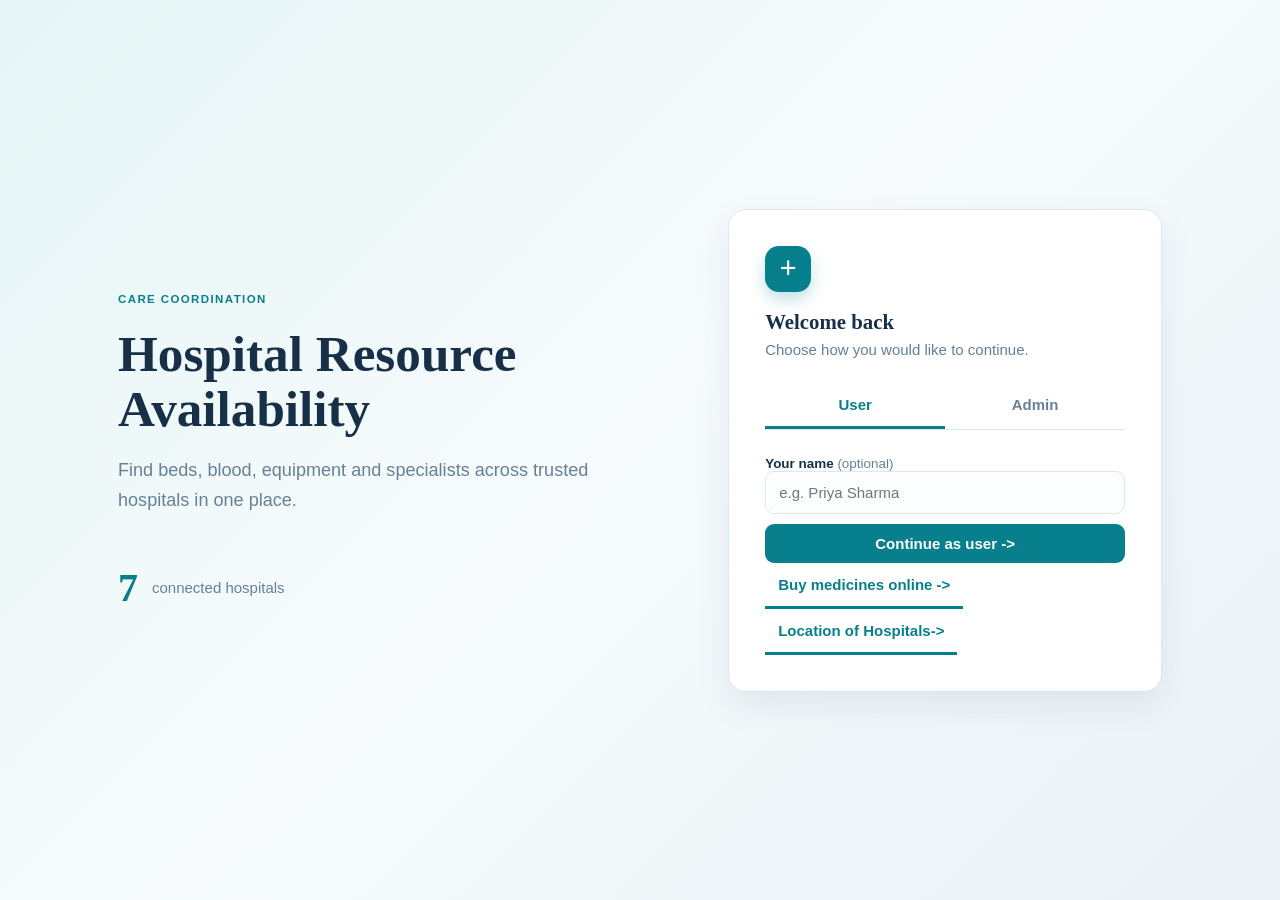
<file: index.html>
<!doctype html>
<html lang="en">
<head>
  <meta charset="UTF-8">
  <meta name="viewport" content="width=device-width, initial-scale=1.0">
  <title>TechSwastya - Hospital Resource Availability</title>
  <link rel="stylesheet" href="style.css">
</head>
<body>
  <div id="app">
    <section id="loginView" class="view auth-view">
      <div class="auth-layout">
        <div class="auth-copy"><span class="eyebrow">Care coordination</span><h1>Hospital Resource Availability</h1><p>Find beds, blood, equipment and specialists across trusted hospitals in one place.</p><div class="intro-stat"><strong>7</strong><span>connected hospitals</span></div></div>
        <div class="login-card panel"><div class="brand-mark">+</div><h2>Welcome back</h2><p class="muted">Choose how you would like to continue.</p><div class="role-tabs"><button class="role-tab active" data-role="user" type="button">User</button><button class="role-tab" data-role="admin" type="button">Admin</button></div><form id="loginForm" class="form-stack" novalidate><div id="userFields"><label for="userName">Your name <span class="optional">(optional)</span></label><input id="userName" type="text" placeholder="e.g. Priya Sharma"><button class="button primary full" type="submit">Continue as user <span aria-hidden="true">-&gt;</span></button><button class="role-tab active" type="button" onclick="window.location.href='e-commerce.html'">Buy medicines online <span aria-hidden="true">-&gt;</span></button><button class="role-tab active" type="button" onclick="window.location.href='location.html'">Location of Hospitals<span aria-hidden="true">-&gt;</span></button></div><div id="adminFields" class="form-stack hidden"><label for="hospitalSelect">Hospital</label><select id="hospitalSelect"></select><label for="secretCode">Hospital secret code</label><input id="secretCode" type="password" placeholder="Enter your secret code" autocomplete="off"><p id="loginError" class="field-error" role="alert"></p><button class="button primary full" type="submit">Open admin dashboard <span aria-hidden="true">-&gt;</span></button></div></form></div>
      </div>
    </section>
    <section id="userView" class="view hidden"></section>
    <section id="adminView" class="view hidden"></section>
    <section id="requestsView" class="view hidden"></section>
  </div>
  <div id="modalRoot"></div><div id="toast" class="toast" role="status"></div>
  <script src="script.js"></script>
</body>
</html>
</file>
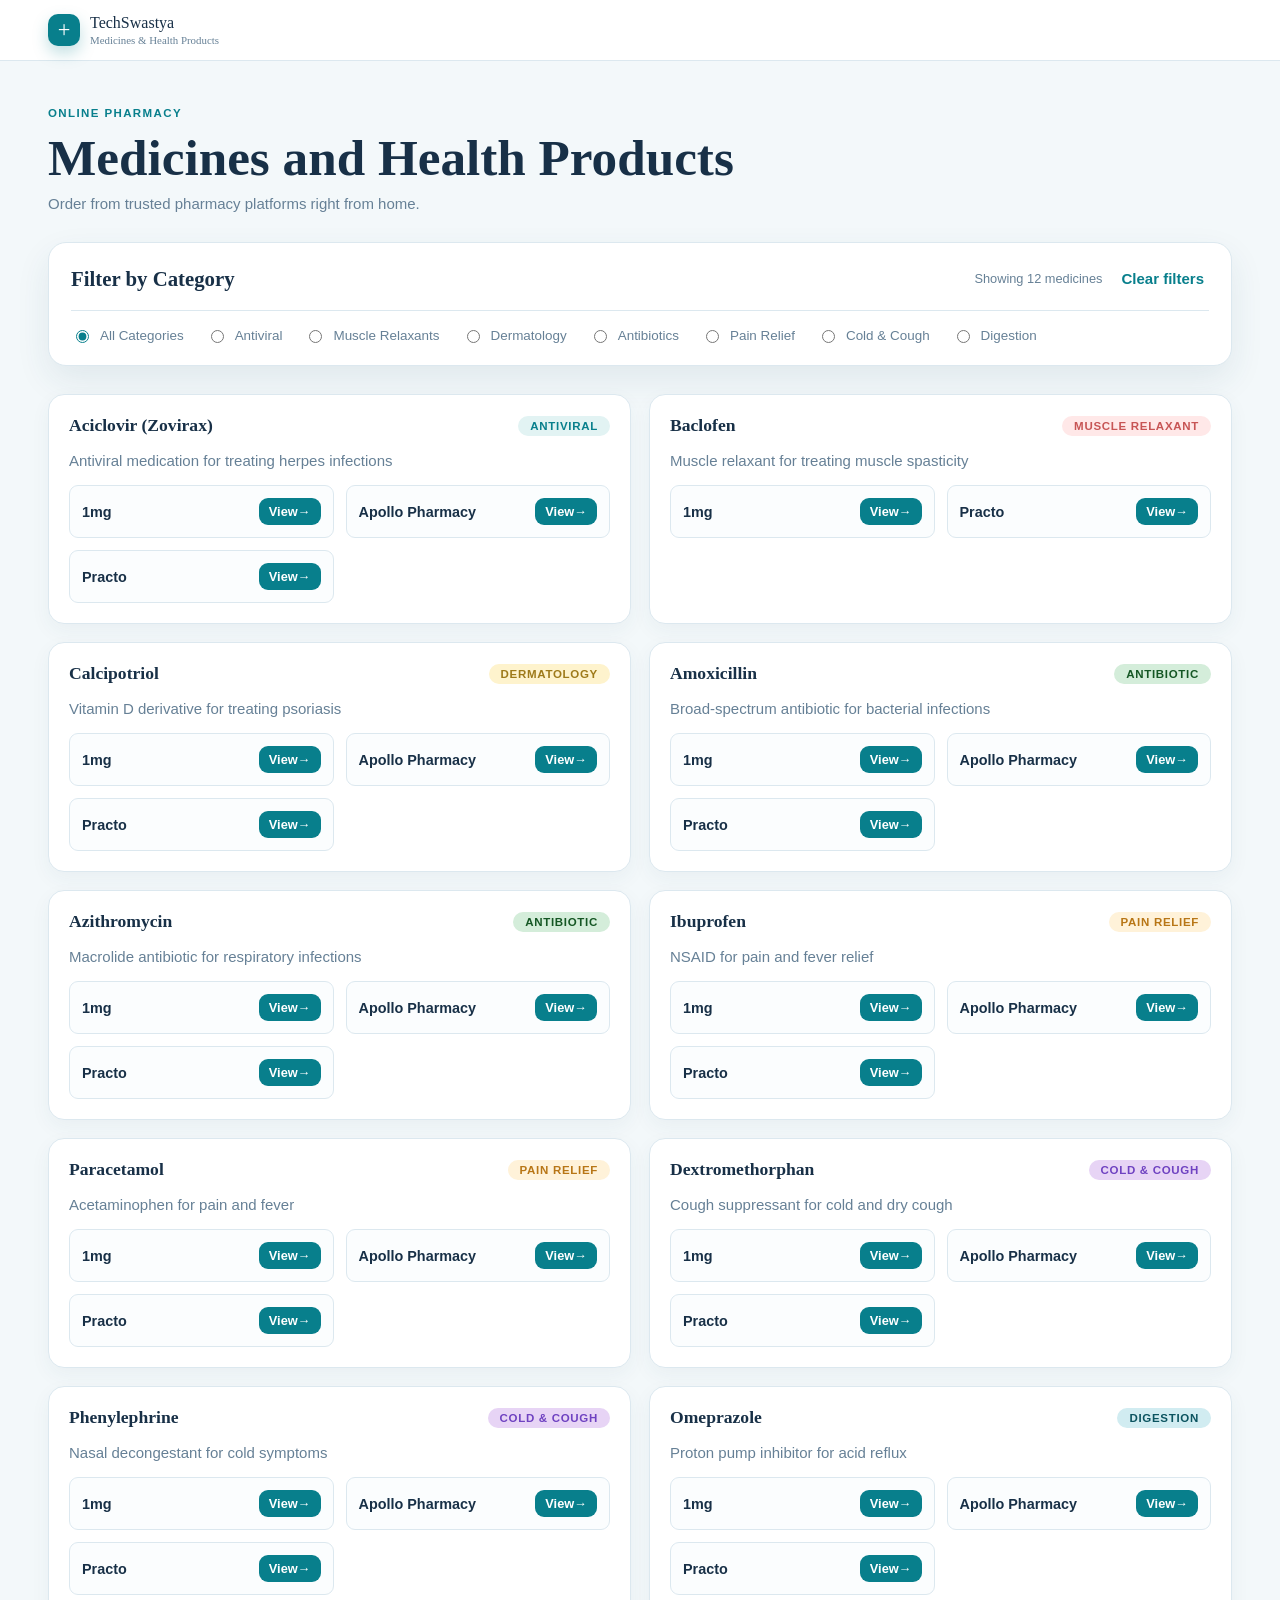
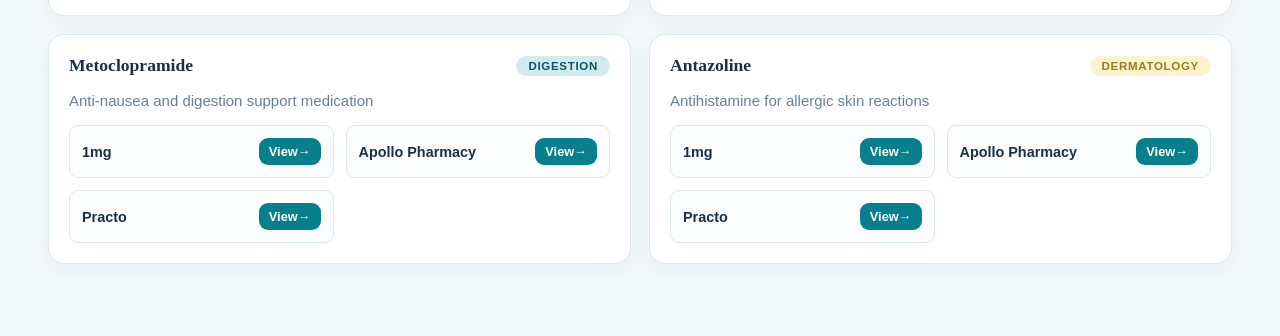
<file: e-commerce.html>
<!DOCTYPE html>
<html lang="en">
<head>
  <meta charset="UTF-8">
  <meta name="viewport" content="width=device-width, initial-scale=1.0">
  <title>TechSwastya - E-commerce</title>
  <link rel="stylesheet" href="style.css">
</head>
<body>
    <div>
        <header class="site-header">
            <div class="header-inner">
                <a class="brand" href="#">
                    <span class="brand-mark small">+</span>
                    <span>TechSwastya<small>Medicines & Health Products</small></span>
                </a>
            </div>
        </header>
        
        <main class="page-shell">
            <section class="page-heading">
                <div>
                    <span class="eyebrow">Online Pharmacy</span>
                    <h1>Medicines and Health Products</h1>
                    <p class="muted">Order from trusted pharmacy platforms right from home.</p>
                </div>
            </section>

            <section class="filter-panel panel">
                <div class="filter-heading">
                    <h2>Filter by Category</h2>
                    <span class="count-label">Showing <span id="medicineCount">all</span> medicines</span>
                    <button class="button text-button" data-action="clear-medicine-filters" type="button">Clear filters</button>
                </div>
                <div class="check-row">
                    <label class="check-label">
                        <input type="radio" name="medicineCategory" value="all" checked onchange="filterMedicines()"> All Categories
                    </label>
                    <label class="check-label">
                        <input type="radio" name="medicineCategory" value="antiviral" onchange="filterMedicines()"> Antiviral
                    </label>
                    <label class="check-label">
                        <input type="radio" name="medicineCategory" value="muscle-relaxant" onchange="filterMedicines()"> Muscle Relaxants
                    </label>
                    <label class="check-label">
                        <input type="radio" name="medicineCategory" value="dermatology" onchange="filterMedicines()"> Dermatology
                    </label>
                    <label class="check-label">
                        <input type="radio" name="medicineCategory" value="antibiotic" onchange="filterMedicines()"> Antibiotics
                    </label>
                    <label class="check-label">
                        <input type="radio" name="medicineCategory" value="pain-relief" onchange="filterMedicines()"> Pain Relief
                    </label>
                    <label class="check-label">
                        <input type="radio" name="medicineCategory" value="cold-cough" onchange="filterMedicines()"> Cold & Cough
                    </label>
                    <label class="check-label">
                        <input type="radio" name="medicineCategory" value="digestion" onchange="filterMedicines()"> Digestion
                    </label>
                </div>
            </section>

            <section class="hospital-list" id="medicinesList">
                <!-- Medicine cards will be rendered here -->
            </section>
        </main>
    </div>

    <script src="e-commerce.js"></script>
</body>
</html>
</file>
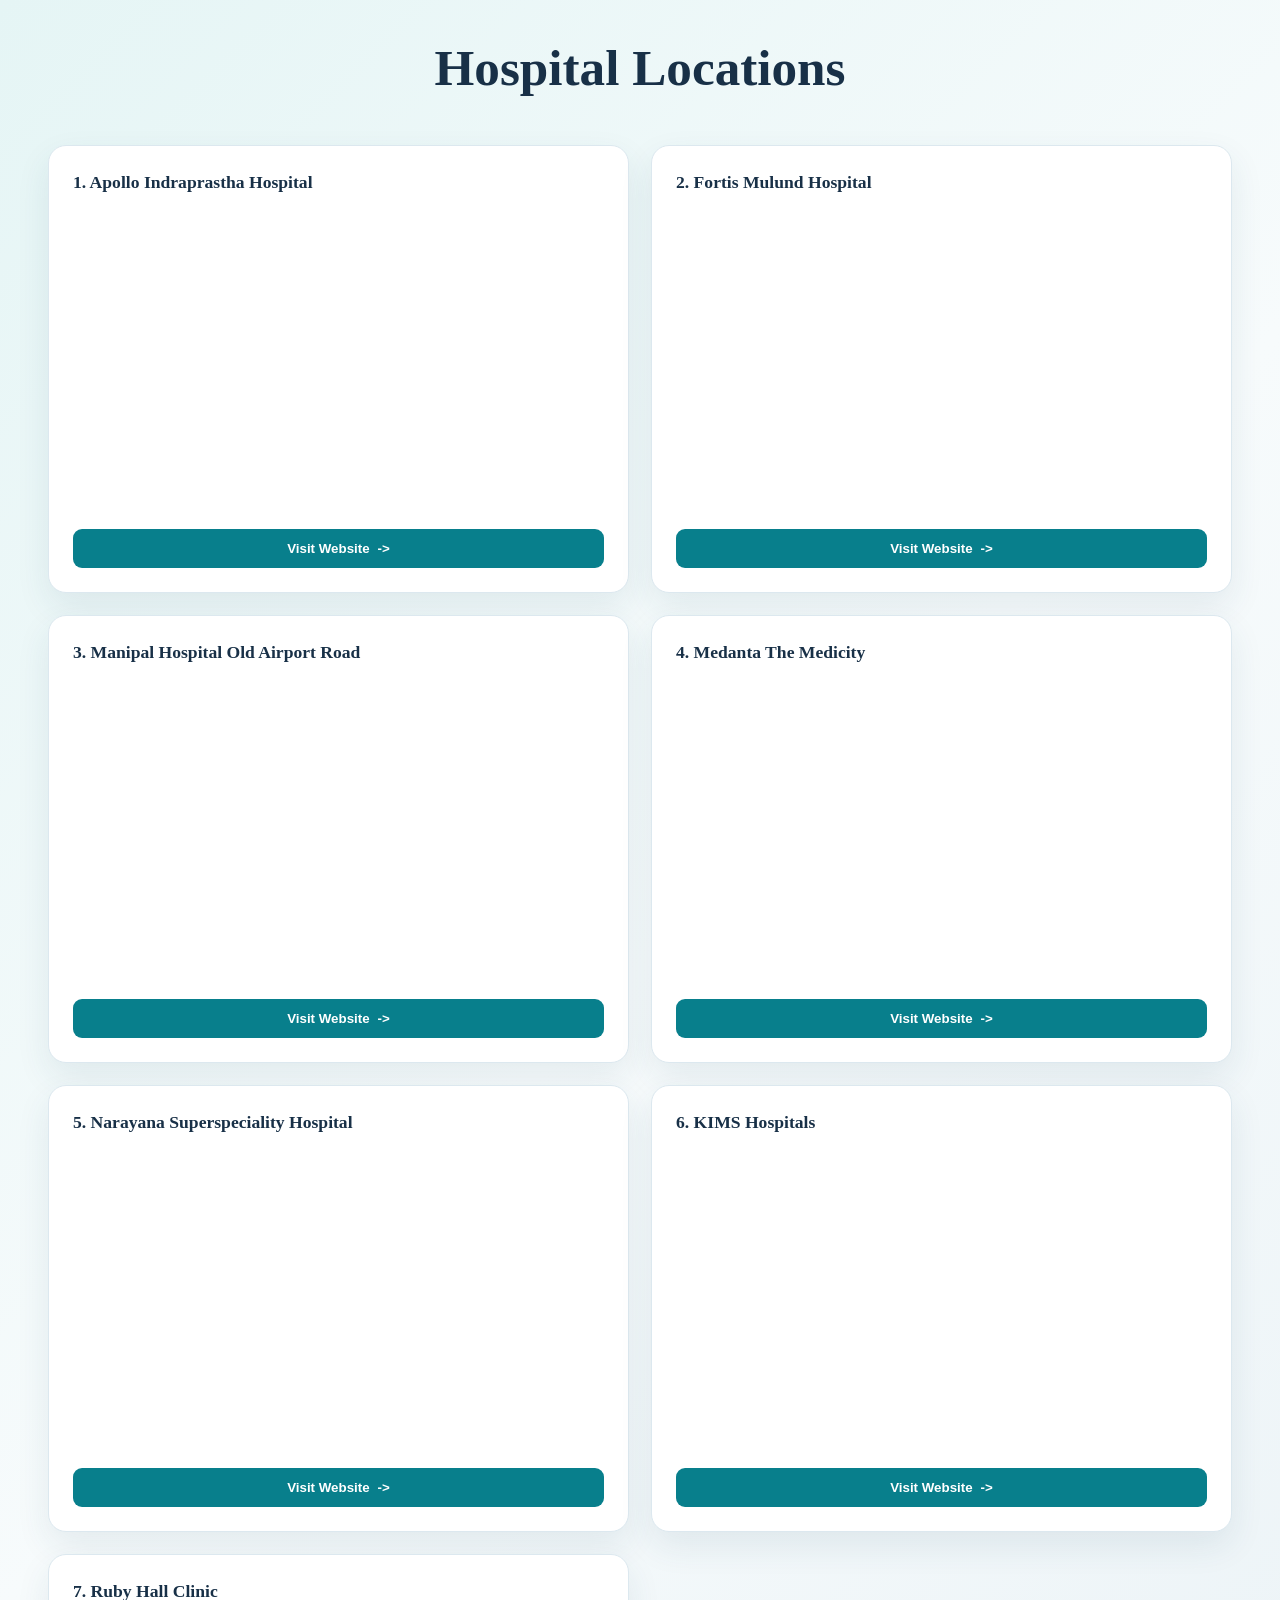
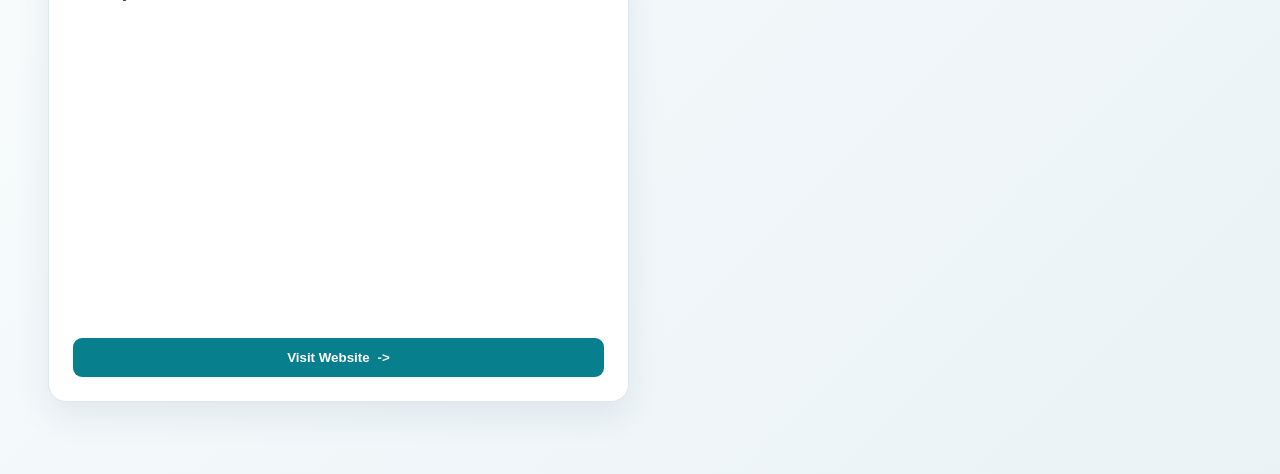
<file: location.html>
<!DOCTYPE html>
<html lang="en">
<head>
  <meta charset="UTF-8">
  <meta name="viewport" content="width=device-width, initial-scale=1.0">
  <title>TechSwastya - Hospital Locations</title>
  <link rel="stylesheet" href="location.css">
</head>
<body>
  <div>
    <header class="header-inner">
      <h1>Hospital Locations</h1>
    </header>
    <section class="auth-copy">
      <div class="login-card panel">
        <p>1. Apollo Indraprastha Hospital</p>
        <iframe src="https://www.google.com/maps/embed?pb=!1m18!1m12!1m3!1d3504.969831655522!2d77.28052077593063!3d28.540626488247533!2m3!1f0!2f0!3f0!3m2!1i1024!2i768!4f13.1!3m3!1m2!1s0x390ce6ad13eaaa99%3A0x3bc07ad476bc6d77!2sIndraprastha%20Apollo%20Hospitals%20%7C%20Hospital%20in%20Delhi!5e0!3m2!1sen!2sin!4v1789805132233!5m2!1sen!2sin" width="600" height="450" style="border:0;" allowfullscreen="" loading="lazy" referrerpolicy="strict-origin-when-cross-origin"></iframe>
        <button class="role-tab active" type="button" onclick="window.location.href='https://www.apollohospitals.com/'">Visit Website<span aria-hidden="true">-&gt;</span></button>
      </div>
      <div class="login-card panel">
        <p>2. Fortis Mulund Hospital</p>
        <iframe src="https://www.google.com/maps/embed?pb=!1m18!1m12!1m3!1d3768.7641305322827!2d72.939234175718!3d19.161799349272442!2m3!1f0!2f0!3f0!3m2!1i1024!2i768!4f13.1!3m3!1m2!1s0x3be7b85e410ad361%3A0x6ca97bfe9216e096!2sFortis%20Hospital%20Mulund%20%7C%20Best%20Hospital%20in%20Mumbai!5e0!3m2!1sen!2sin!4v1789805262288!5m2!1sen!2sin" width="600" height="450" style="border:0;" allowfullscreen="" loading="lazy" referrerpolicy="strict-origin-when-cross-origin"></iframe>
        <button class="role-tab active" type="button" onclick="window.location.href='https://www.fortishealthcare.com/india/hospitals/fortis-mulund'">Visit Website<span aria-hidden="true">-&gt;</span></button>
      </div>
      <div class="login-card panel">
        <p>3. Manipal Hospital Old Airport Road</p>
        <iframe src="https://www.google.com/maps/embed?pb=!1m18!1m12!1m3!1d3888.2091836404206!2d77.64646407563055!3d12.95846231516504!2m3!1f0!2f0!3f0!3m2!1i1024!2i768!4f13.1!3m3!1m2!1s0x3bae13c0c0c6206b%3A0x12d8d4c39197c7dd!2sManipal%20Hospitals!5e0!3m2!1sen!2sin!4v1789805390637!5m2!1sen!2sin" width="600" height="450" style="border:0;" allowfullscreen="" loading="lazy" referrerpolicy="strict-origin-when-cross-origin"></iframe>
        <button class="role-tab active" type="button" onclick="window.location.href='https://www.manipalhospitals.com/'">Visit Website<span aria-hidden="true">-&gt;</span></button>
      </div>
      <div class="login-card panel">
        <p>4. Medanta The Medicity</p>
        <iframe src="https://www.google.com/maps/embed?pb=!1m18!1m12!1m3!1d3888.2091836404206!2d77.64646407563055!3d12.95846231516504!2m3!1f0!2f0!3f0!3m2!1i1024!2i768!4f13.1!3m3!1m2!1s0x3bae13c0c0c6206b%3A0x12d8d4c39197c7dd!2sManipal%20Hospitals!5e0!3m2!1sen!2sin!4v1789805390637!5m2!1sen!2sin" width="600" height="450" style="border:0;" allowfullscreen="" loading="lazy" referrerpolicy="strict-origin-when-cross-origin"></iframe>
        <button class="role-tab active" type="button" onclick="window.location.href='https://www.medanta.org/'">Visit Website<span aria-hidden="true">-&gt;</span></button>
      </div>
      <div class="login-card panel">
        <p>5. Narayana Superspeciality Hospital</p>
        <iframe src="https://www.google.com/maps/embed?pb=!1m18!1m12!1m3!1d3684.444835834512!2d88.30549807578416!3d22.56246013334092!2m3!1f0!2f0!3f0!3m2!1i1024!2i768!4f13.1!3m3!1m2!1s0x3a0279b4b5d02597%3A0x4e6e77463ab93f24!2sNarayana%20Hospital%2C%20Howrah!5e0!3m2!1sen!2sin!4v1789805639919!5m2!1sen!2sin" width="600" height="450" style="border:0;" allowfullscreen="" loading="lazy" referrerpolicy="strict-origin-when-cross-origin"></iframe>
        <button class="role-tab active" type="button" onclick="window.location.href='https://www.narayanahealth.org/'">Visit Website<span aria-hidden="true">-&gt;</span></button>
      </div>
      <div class="login-card panel">
        <p>6. KIMS Hospitals</p>
        <iframe src="https://www.google.com/maps/embed?pb=!1m18!1m12!1m3!1d3806.46965496649!2d78.48046887568937!3d17.43722110136661!2m3!1f0!2f0!3f0!3m2!1i1024!2i768!4f13.1!3m3!1m2!1s0x3bcb9a044ce8779d%3A0xe3d099b2316a1d2b!2sKIMS%20Hospitals%2C%20Secunderabad!5e0!3m2!1sen!2sin!4v1789805700994!5m2!1sen!2sin" width="600" height="450" style="border:0;" allowfullscreen="" loading="lazy" referrerpolicy="strict-origin-when-cross-origin"></iframe>
        <button class="role-tab active" type="button" onclick="window.location.href='https://www.kimshospitals.com/'">Visit Website<span aria-hidden="true">-&gt;</span></button>
      </div>
      <div class="login-card panel">
        <p>7. Ruby Hall Clinic</p>
        <iframe src="https://www.google.com/maps/embed?pb=!1m18!1m12!1m3!1d3782.896266031153!2d73.8745816757073!3d18.53358926877552!2m3!1f0!2f0!3f0!3m2!1i1024!2i768!4f13.1!3m3!1m2!1s0x3bc2c0f827512e15%3A0x47538bcedae49c07!2sRuby%20Hall%20Clinic%20-%20Sassoon%20Road!5e0!3m2!1sen!2sin!4v1789805784289!5m2!1sen!2sin" width="600" height="450" style="border:0;" allowfullscreen="" loading="lazy" referrerpolicy="strict-origin-when-cross-origin"></iframe>
        <button class="role-tab active" type="button" onclick="window.location.href='https://www.rubyhall.com/'">Visit Website<span aria-hidden="true">-&gt;</span></button>
      </div>
    </section>
  </div>
  <script src="script.js"></script>
</body>
</html>
</file>
<file: style.css>
:root {
    --ink:#183047;
    --muted:#668096;
    --line:#dce8ef;
    --surface:#fff;
    --bg:#f3f8fa;
    --primary:#087f8c;
    --primary-dark:#05616d;
    --teal-soft:#e2f3f3;
    --red:#d74b4b;
    --red-soft:#fdebea;
    --green:#18865a;
    --green-soft:#e4f5ec;
    --amber:#b87616;
    --amber-soft:#fff2d9;
    --grey:#758492;
    --grey-soft:#edf1f3;
    --shadow:0 14px 34px rgba(37,76,96,.09);
    font-family:"Trebuchet MS",sans-serif
}
* {
    box-sizing:border-box
}
body {
    margin:0;
    background:var(--bg);
    color:var(--ink);
    font-size:15px
}
h1,h2,h3,p {
    margin:0
}
h1,h2,h3,.brand {
    font-family:Georgia,serif
}
h1 {
    font-size:clamp(2rem,4vw,3.25rem);
    line-height:1.08
}
h2 {
    font-size:1.3rem
}
h3 {
    font-size:1rem
}
button,input,select,textarea {
    font:inherit
}
button {
    cursor:pointer
}
a {
    color:inherit;
    text-decoration:none
}
.hidden {
    display:none!important
}
.muted {
    color:var(--muted)
}
.eyebrow {
    color:var(--primary);
    font-size:.72rem;
    font-weight:800;
    letter-spacing:.12em;
    text-transform:uppercase
}
.panel {
    background:var(--surface);
    border:1px solid var(--line);
    border-radius:18px;
    box-shadow:var(--shadow)
}
.auth-view {
    min-height:100vh;
    background:linear-gradient(135deg,#e5f5f5,#f7fbfc 48%,#eaf2f6)
}
.auth-layout {
    max-width:1100px;
    min-height:100vh;
    margin:auto;
    padding:70px 28px;
    display:grid;
    grid-template-columns:1.1fr .9fr;
    gap:80px;
    align-items:center
}
.auth-copy {
    max-width:530px
}
.auth-copy h1 {
    margin:20px 0 18px
}
.auth-copy p {
    font-size:1.13rem;
    line-height:1.7;
    color:var(--muted)
}
.intro-stat {
    display:flex;
    gap:14px;
    align-items:center;
    margin-top:48px;
    color:var(--muted)
}
.intro-stat strong {
    font:800 2.5rem Georgia;
    color:var(--primary)
}
.brand-mark {
    width:46px;
    height:46px;
    border-radius:14px;
    background:var(--primary);
    color:#fff;
    display:grid;
    place-items:center;
    font-size:1.8rem;
    box-shadow:0 7px 16px rgba(8,127,140,.25)
}
.login-card {
    padding:36px;
    max-width:440px;
    width:100%
}
.login-card h2 {
    margin-top:18px
}
.login-card>.muted {
    margin:7px 0 25px
}
.role-tabs {
    display:grid;
    grid-template-columns:1fr 1fr;
    border-bottom:1px solid var(--line);
    margin-bottom:24px
}
.role-tab {
    border:0;
    background:transparent;
    padding:13px;
    color:var(--muted);
    font-weight:700;
    border-bottom:3px solid transparent
}
.role-tab.active {
    color:var(--primary);
    border-color:var(--primary)
}
.form-stack {
    display:flex;
    flex-direction:column;
    gap:9px
}
.form-stack label,label {
    font-weight:600;
    font-size:.84rem
}
.optional {
    font-weight:400;
    color:var(--muted)
}
input,select,textarea {
    width:100%;
    border:1px solid var(--line);
    border-radius:9px;
    background:#fbfdfe;
    color:var(--ink);
    padding:12px 13px;
    outline:none
}
input:focus,select:focus,textarea:focus {
    border-color:var(--primary);
    box-shadow:0 0 0 3px rgba(8,127,140,.11)
}
textarea {
    resize:vertical
}
.button {
    border:0;
    border-radius:9px;
    padding:11px 16px;
    font-weight:700;
    transition:transform .15s
}
.button:hover {
    transform:translateY(-1px)
}
.button.primary {
    background:var(--primary);
    color:#fff
}
.button.primary:hover {
    background:var(--primary-dark)
}
.button.ghost {
    background:transparent;
    color:var(--primary);
    border:1px solid var(--line)
}
.button.emergency {
    background:var(--red);
    color:#fff
}
.button.text-button {
    background:none;
    color:var(--primary);
    padding:5px
}
.full {
    width:100%;
    margin-top:10px
}
.field-error {
    color:var(--red);
    font-size:.8rem;
    min-height:18px
}
.site-header {
    background:#fff;
    border-bottom:1px solid var(--line);
    position:sticky;
    top:0;
    z-index:5
}
.header-inner {
    max-width:1240px;
    margin:auto;
    padding:14px 28px;
    display:flex;
    align-items:center;
    gap:24px
}
.brand {
    display:flex;
    align-items:center;
    gap:10px;
    font-size:1rem
}
.brand-mark.small {
    width:32px;
    height:32px;
    border-radius:10px;
    font-size:1.4rem
}
.brand small {
    display:block;
    font:500 .68rem "Trebuchet MS";
    color:var(--muted);
    margin-top:2px
}
.header-actions {
    margin-left:auto;
    display:flex;
    align-items:center;
    gap:15px
}
.user-greeting {
    font-size:.85rem;
    color:var(--muted)
}
.main-nav {
    display:flex;
    gap:6px;
    margin-left:auto
}
.main-nav a {
    padding:9px 12px;
    border-radius:8px;
    color:var(--muted);
    font-size:.82rem;
    font-weight:600
}
.main-nav a.active,.main-nav a:hover {
    color:var(--primary);
    background:var(--teal-soft)
}
.nav-count {
    background:var(--red);
    color:#fff;
    border-radius:20px;
    padding:2px 6px;
    font-size:.68rem;
    margin-left:3px
}
.page-shell {
    max-width:1240px;
    margin:auto;
    padding:42px 28px 72px
}
.page-heading {
    display:flex;
    justify-content:space-between;
    align-items:end;
    gap:20px;
    margin-bottom:30px
}
.page-heading h1 {
    margin:10px 0
}
.network-status,.live-chip {
    font-size:.78rem;
    color:var(--muted);
    display:flex;
    align-items:center;
    gap:8px;
    padding:9px 12px;
    border:1px solid var(--line);
    border-radius:30px;
    background:#fff
}
.status-dot {
    width:8px;
    height:8px;
    background:var(--green);
    border-radius:50%;
    box-shadow:0 0 0 4px var(--green-soft)
}
.filter-panel {
    padding:22px;
    margin-bottom:28px
}
.filter-heading {
    display:flex;
    align-items:center;
    gap:14px;
    margin-bottom:18px
}
.filter-heading h2 {
    margin-right:auto
}
.count-label {
    color:var(--muted);
    font-size:.8rem
}
.filter-grid {
    display:grid;
    grid-template-columns:2fr repeat(4,1fr);
    gap:12px
}
.filter-grid label {
    color:var(--muted);
    font-size:.76rem
}
.filter-grid input,.filter-grid select {
    margin-top:7px
}
.check-row {
    display:flex;
    gap:22px;
    flex-wrap:wrap;
    margin-top:16px;
    padding-top:16px;
    border-top:1px solid var(--line)
}
.check-label {
    color:var(--muted);
    font-weight:500;
    display:flex;
    gap:8px;
    align-items:center
}
.check-label input {
    width:auto;
    accent-color:var(--primary)
}
.hospital-list {
    display:grid;
    grid-template-columns:repeat(2,minmax(0,1fr));
    gap:18px
}
.hospital-card {
    background:#fff;
    border:1px solid var(--line);
    border-radius:16px;
    overflow:hidden;
    box-shadow:0 7px 20px rgba(37,76,96,.05)
}
.hospital-summary {
    padding:21px;
    display:flex;
    gap:12px;
    align-items:flex-start
}
.hospital-summary h2 {
    font-size:1.08rem
}
.hospital-summary .muted {
    font-size:.8rem;
    margin-top:6px
}
.expand-button {
    margin-left:auto;
    background:var(--teal-soft);
    color:var(--primary);
    border:0;
    border-radius:8px;
    padding:9px 12px;
    font-weight:700
}
.quick-strip {
    display:grid;
    grid-template-columns:repeat(3,1fr);
    border-top:1px solid var(--line);
    border-bottom:1px solid var(--line)
}
.quick-cell {
    padding:15px 14px
}
.quick-cell+.quick-cell {
    border-left:1px solid var(--line)
}
.quick-cell small {
    display:block;
    color:var(--muted);
    font-size:.7rem;
    margin-bottom:7px
}
.quick-cell strong {
    display:block;
    font-size:1rem
}
.hospital-detail {
    padding:21px;
    display:block
}
.detail-block {
    padding-top:18px;
    margin-top:18px;
    border-top:1px solid var(--line)
}
.detail-block:first-child {
    padding-top:0;
    margin-top:0;
    border-top:0
}
.detail-block h3 {
    margin-bottom:12px
}
.resource-line {
    display:flex;
    justify-content:space-between;
    align-items:center;
    gap:10px;
    padding:11px 0
}
.resource-line+.resource-line {
    border-top:1px solid var(--line)
}
.blood-grid {
    display:grid;
    grid-template-columns:repeat(4,1fr);
    gap:8px
}
.blood-item {
    background:#f7fafb;
    padding:9px;
    border-radius:8px
}
.blood-item strong,.blood-item small {
    display:block
}
.blood-item small {
    color:var(--muted);
    margin:3px 0 6px
}
.equipment-list,.doctor-list {
    display:grid;
    gap:8px
}
.equipment-row,.doctor-row {
    display:flex;
    align-items:center;
    justify-content:space-between;
    padding:9px 11px;
    border:1px solid var(--line);
    border-radius:8px;
    font-size:.82rem
}
.doctor-row {
    align-items:flex-start
}
.doctor-info strong,.doctor-info span {
    display:block
}
.doctor-info span {
    color:var(--muted);
    font-size:.76rem;
    margin-top:3px
}
.dept-label {
    font-size:.7rem;
    color:var(--primary);
    font-weight:800;
    text-transform:uppercase;
    letter-spacing:.06em;
    margin:12px 0 6px
}
.detail-footer {
    display:flex;
    justify-content:flex-end;
    margin-top:20px
}
.status-badge {
    display:inline-flex;
    align-items:center;
    border-radius:20px;
    padding:4px 8px;
    font-size:.68rem;
    font-weight:800;
    text-transform:capitalize;
    white-space:nowrap
}
.status-badge.available {
    background:var(--green-soft);
    color:var(--green)
}
.status-badge.limited {
    background:var(--amber-soft);
    color:var(--amber)
}
.status-badge.critical,.status-badge.high {
    background:var(--red-soft);
    color:var(--red)
}
.status-badge.unavailable {
    background:var(--grey-soft);
    color:var(--grey)
}
.status-badge.medium {
    background:var(--amber-soft);
    color:var(--amber)
}
.status-badge.low {
    background:var(--green-soft);
    color:var(--green)
}
.note-box {
    margin-top:20px;
    padding:16px;
    border-left:4px solid var(--amber);
    border-radius:10px;
    background:#fff8e9
}
.note-box h3 {
    margin-bottom:8px
}
.note-row {
    display:flex;
    justify-content:space-between;
    gap:10px;
    padding:5px 0;
    font-size:.85rem
}
.modal-backdrop {
    position:fixed;
    inset:0;
    background:rgba(24,48,71,.48);
    display:grid;
    place-items:center;
    padding:20px;
    z-index:10
}
.modal {
    width:min(480px,100%);
    padding:30px;
    position:relative
}
.modal h2 {
    margin:9px 0 7px
}
.modal-close {
    position:absolute;
    right:18px;
    top:16px;
    border:0;
    background:var(--grey-soft);
    color:var(--muted);
    width:30px;
    height:30px;
    border-radius:50%
}
.toast {
    position:fixed;
    right:25px;
    bottom:25px;
    background:var(--ink);
    color:#fff;
    padding:14px 18px;
    border-radius:10px;
    box-shadow:var(--shadow);
    transform:translateY(130px);
    opacity:0;
    transition:.25s;
    z-index:20;
    font-size:.84rem
}
.toast.show {
    transform:translateY(0);
    opacity:1
}
.admin-grid {
    display:grid;
    grid-template-columns:repeat(2,1fr);
    gap:18px
}
.editor-card {
    padding:23px
}
.editor-card h2 {
    margin-bottom:5px
}
.editor-card>.muted {
    font-size:.78rem;
    margin-bottom:20px
}
.number-grid {
    display:grid;
    grid-template-columns:repeat(2,1fr);
    gap:12px
}
.input-label {
    display:block;
    color:var(--muted);
    font-size:.76rem
}
.input-label input,.input-label select {
    margin-top:6px
}
.editor-actions {
    display:flex;
    justify-content:flex-end;
    align-items:center;
    gap:12px;
    margin-top:18px
}
.preview-row {
    display:flex;
    gap:14px;
    flex-wrap:wrap;
    margin-top:16px
}
.inline-error {
    color:var(--red);
    font-size:.75rem;
    margin-top:9px
}
.blood-edit-grid {
    display:grid;
    grid-template-columns:repeat(4,1fr);
    gap:10px
}
.equipment-editor,.doctor-editor,.required-editor {
    display:grid;
    gap:10px
}
.editable-row {
    display:grid;
    grid-template-columns:1.4fr 1fr auto;
    gap:9px;
    align-items:center
}
.doctor-edit-row {
    display:grid;
    grid-template-columns:1.3fr 1fr .7fr 1fr auto;
    gap:8px;
    align-items:center
}
.required-edit-row {
    display:grid;
    grid-template-columns:1fr .8fr auto;
    gap:8px;
    align-items:center
}
.remove-button {
    border:0;
    background:var(--red-soft);
    color:var(--red);
    border-radius:7px;
    padding:9px 11px;
    font-weight:700
}
.add-button {
    background:var(--teal-soft);
    color:var(--primary);
    border:0;
    padding:9px 12px;
    border-radius:8px;
    font-weight:700;
    margin-top:10px
}
.request-toolbar {
    display:flex;
    justify-content:space-between;
    gap:18px;
    padding:14px;
    margin-bottom:22px
}
.request-toolbar input {
    max-width:280px
}
.filter-tabs {
    display:flex;
    gap:5px
}
.filter-tabs button {
    border:0;
    background:transparent;
    color:var(--muted);
    padding:10px 13px;
    border-radius:7px;
    font-weight:600
}
.filter-tabs button.active {
    background:var(--teal-soft);
    color:var(--primary)
}
.request-list {
    display:grid;
    gap:14px
}
.request-card {
    background:#fff;
    border:1px solid var(--line);
    border-radius:14px;
    padding:20px
}
.request-top {
    display:flex;
    justify-content:space-between;
    gap:14px;
    align-items:start
}
.request-top h2 {
    font-size:1rem
}
.request-meta {
    font-size:.78rem;
    color:var(--muted);
    margin-top:6px
}
.request-reason {
    margin-top:18px;
    color:var(--ink);
    line-height:1.6;
    font-size:.9rem;
    padding:13px;
    background:#f7fafb;
    border-radius:8px
}
.empty-state {
    text-align:center;
    padding:60px 20px;
    background:#fff;
    border:1px dashed var(--line);
    border-radius:14px;
    color:var(--muted)
}
.location-header {
    
    display:flex;
    justify-content:space-between;
    align-items:center;
    gap:12px;
    margin-bottom:18px
}

/* Medicine Category Styles */
.medicine-card {
    background:#fff;
    border:1px solid var(--line);
    border-radius:16px;
    overflow:hidden;
    box-shadow:0 7px 20px rgba(37,76,96,.05);
    padding:20px;
    transition:transform 0.2s, box-shadow 0.2s;
}

.medicine-card:hover {
    transform:translateY(-2px);
    box-shadow:0 10px 28px rgba(37,76,96,.12)
}

.medicine-card.hidden {
    display:none
}

.medicine-header {
    display:flex;
    align-items:center;
    gap:12px;
    margin-bottom:16px
}

.medicine-title {
    font-size:1.1rem;
    font-weight:700;
    color:var(--ink);
    flex:1
}

.medicine-category {
    display:inline-flex;
    align-items:center;
    background:var(--teal-soft);
    color:var(--primary);
    padding:4px 12px;
    border-radius:20px;
    font-size:.72rem;
    font-weight:800;
    text-transform:uppercase;
    letter-spacing:.06em
}

.medicine-category.antiviral {
    background:#e2f3f3;
    color:#087f8c
}

.medicine-category.muscle-relaxant {
    background:#ffe8e8;
    color:#c75555
}

.medicine-category.dermatology {
    background:#fef3cd;
    color:#9e7a1a
}

.medicine-category.antibiotic {
    background:#d4edda;
    color:#155724
}

.medicine-category.pain-relief {
    background:#fff2d9;
    color:#b87616
}

.medicine-category.cold-cough {
    background:#e7d4f5;
    color:#6f42c1
}

.medicine-category.digestion {
    background:#d1ecf1;
    color:#0c5460
}

.pharmacy-links {
    display:grid;
    grid-template-columns:repeat(auto-fit, minmax(200px, 1fr));
    gap:12px;
    margin-top:16px
}

.pharmacy-link {
    display:flex;
    align-items:center;
    justify-content:space-between;
    padding:12px;
    border:1px solid var(--line);
    border-radius:9px;
    background:#fbfdfe;
    transition:background 0.2s
}

.pharmacy-link:hover {
    background:var(--teal-soft)
}

.pharmacy-name {
    font-weight:600;
    color:var(--ink);
    font-size:.9rem
}

.pharmacy-link .button {
    padding:6px 10px;
    font-size:.8rem;
    margin-left:8px
}

@media(max-width:900px) {
    .auth-layout {
        grid-template-columns:1fr;
        gap:25px;
        padding:35px 20px
    }
    .auth-copy {
        max-width:none
    }
    .intro-stat {
        margin-top:20px
    }
    .filter-grid {
        grid-template-columns:repeat(2,1fr)
    }
    .search-field {
        grid-column:1/-1
    }
    .hospital-list,.admin-grid {
        grid-template-columns:1fr
    }
    .header-inner {
        padding:12px 18px;
        flex-wrap:wrap
    }
    .main-nav {
        order:3;
        width:100%;
        margin:0
    }
    .main-nav a {
        flex:1;
        text-align:center
    }
    .pharmacy-links {
        grid-template-columns:1fr
    }
}
@media(max-width:600px) {
    h1 {
        font-size:2rem
    }
    .page-shell {
        padding:28px 16px 50px
    }
    .page-heading {
        align-items:start;
        flex-direction:column
    }
    .filter-grid {
        grid-template-columns:1fr
    }
    .filter-heading {
        flex-wrap:wrap
    }
    .filter-heading h2 {
        width:100%
    }
    .quick-cell {
        padding:12px 9px
    }
    .quick-cell strong {
        font-size:.85rem
    }
    .blood-grid,.blood-edit-grid {
        grid-template-columns:repeat(2,1fr)
    }
    .number-grid {
        grid-template-columns:1fr
    }
    .request-toolbar {
        align-items:stretch;
        flex-direction:column
    }
    .request-toolbar input {
        max-width:none
    }
    .filter-tabs {
        overflow:auto
    }
    .editable-row,.doctor-edit-row,.required-edit-row {
        grid-template-columns:1fr
    }
    .user-greeting {
        display:none
    }
    .pharmacy-links {
        grid-template-columns:1fr
    }
}
</file>
<file: location.css>
:root {
  --ink: #183047;
  --muted: #668096;
  --line: #dce8ef;
  --surface: #ffffff;
  --bg: #f3f8fa;
  --primary: #087f8c;
  --primary-dark: #05616d;
  --teal-soft: #e2f3f3;
  --shadow: 0 14px 34px rgba(37, 76, 96, 0.09);
  font-family: "Trebuchet MS", sans-serif;
}

* {
  box-sizing: border-box;
}

body {
  margin: 0;
  background: linear-gradient(135deg, #e5f5f5, #f7fbfc 48%, #eaf2f6);
  color: var(--ink);
  font-size: 15px;
}

h1,
h2,
h3,
p {
  margin: 0;
}

h1,
h2,
h3,
.brand {
  font-family: Georgia, serif;
}

h1 {
  font-size: clamp(2rem, 4vw, 3.25rem);
  line-height: 1.08;
}

.header-inner {
  max-width: 1240px;
  margin: 0 auto;
  padding: 40px 28px 30px;
  text-align: center;
}

.header-inner h1 {
  color: var(--ink);
}

.auth-copy {
  max-width: 1240px;
  margin: 0 auto;
  padding: 20px 28px 72px;
  display: grid;
  grid-template-columns: repeat(2, minmax(0, 1fr));
  gap: 22px;
}

.login-card {
  width: 100%;
  padding: 24px;
  background: var(--surface);
  border: 1px solid var(--line);
  border-radius: 18px;
  box-shadow: var(--shadow);
}

.login-card p {
  margin-bottom: 16px;
  color: var(--ink);
  font-family: Georgia, serif;
  font-size: 1.1rem;
  font-weight: 700;
  line-height: 1.4;
}

.login-card iframe {
  display: block;
  width: 100%;
  height: 300px;
  margin: 0 0 18px;
  border: 0;
  border-radius: 12px;
}

.role-tab {
  width: 100%;
  border: 0;
  border-radius: 9px;
  background: var(--primary);
  color: #ffffff;
  padding: 12px 16px;
  font-weight: 700;
  cursor: pointer;
  transition: transform 0.15s ease, background 0.15s ease;
}

.role-tab:hover {
  background: var(--primary-dark);
  transform: translateY(-1px);
}

.role-tab span {
  margin-left: 8px;
}

@media (max-width: 900px) {
  .auth-copy {
    grid-template-columns: 1fr;
    padding: 20px 20px 55px;
  }

  .header-inner {
    padding: 32px 20px 24px;
  }
}

@media (max-width: 600px) {
  h1 {
    font-size: 2rem;
  }

  .header-inner {
    padding: 28px 16px 20px;
  }

  .auth-copy {
    padding: 18px 16px 50px;
    gap: 18px;
  }

  .login-card {
    padding: 18px;
  }

  .login-card p {
    font-size: 1rem;
  }

  .login-card iframe {
    height: 250px;
  }

  .role-tab {
    padding: 11px 14px;
  }
}
</file>
